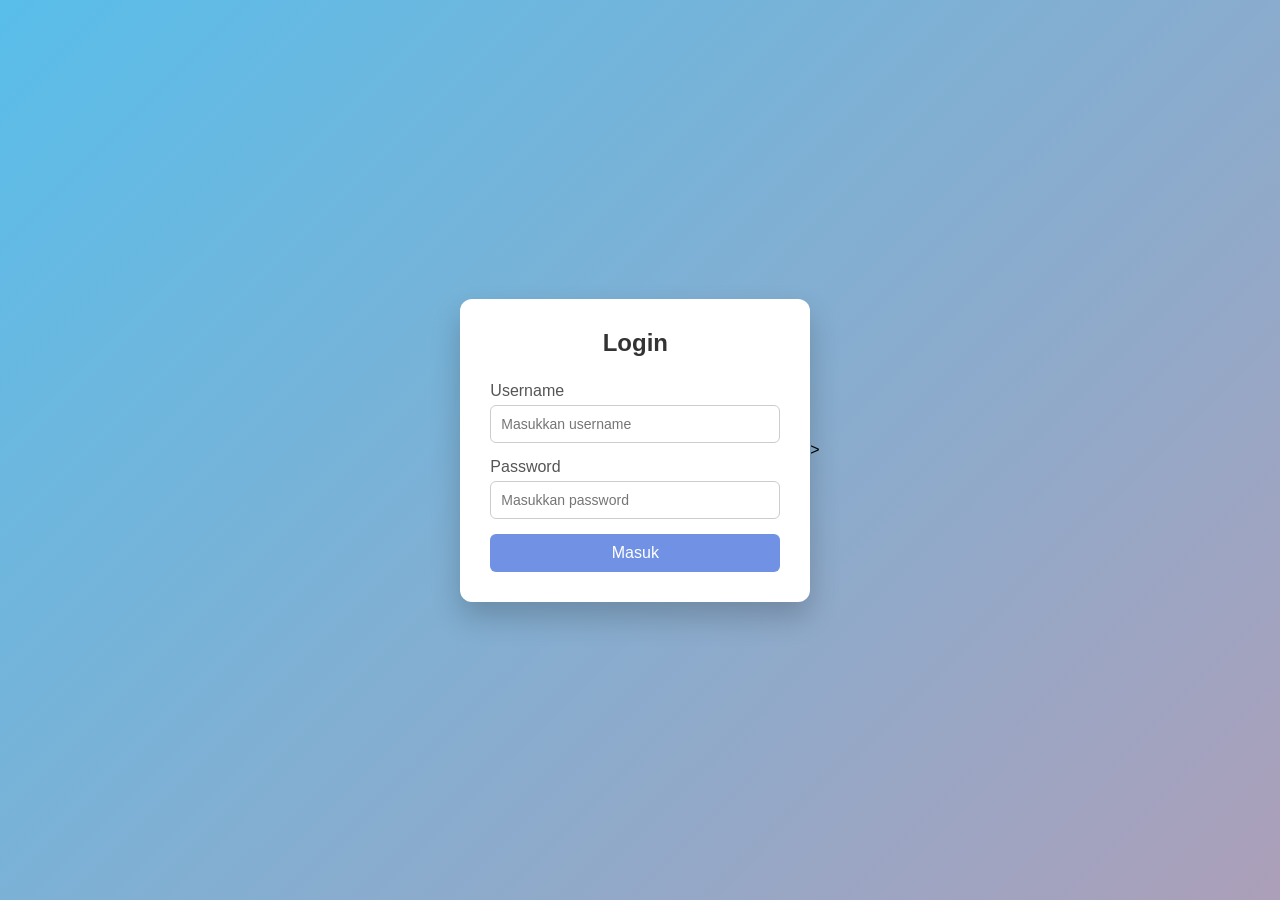
<file: index.html>
<!DOCTYPE html>
<html lang="id">
<head>
    <meta charset="UTF-8">
    <title>Login</title>
    <link rel="stylesheet" href="style.css">
</head>
<body>

    <div class="login-box">
        <h2>Login</h2>

        <form>
            <div class="input-group">
                <label for="username">Username</label>
                <input type="text" id="username" placeholder="Masukkan username" required>
            </div>

            <div class="input-group">
                <label for="password">Password</label>
                <input type="password" id="password" placeholder="Masukkan password" required>
           
            </div>

            <button type="submit">Masuk</button>
        </form>
    </div>
    <script src="script.js"></script>>

</body>
</html>
</file>
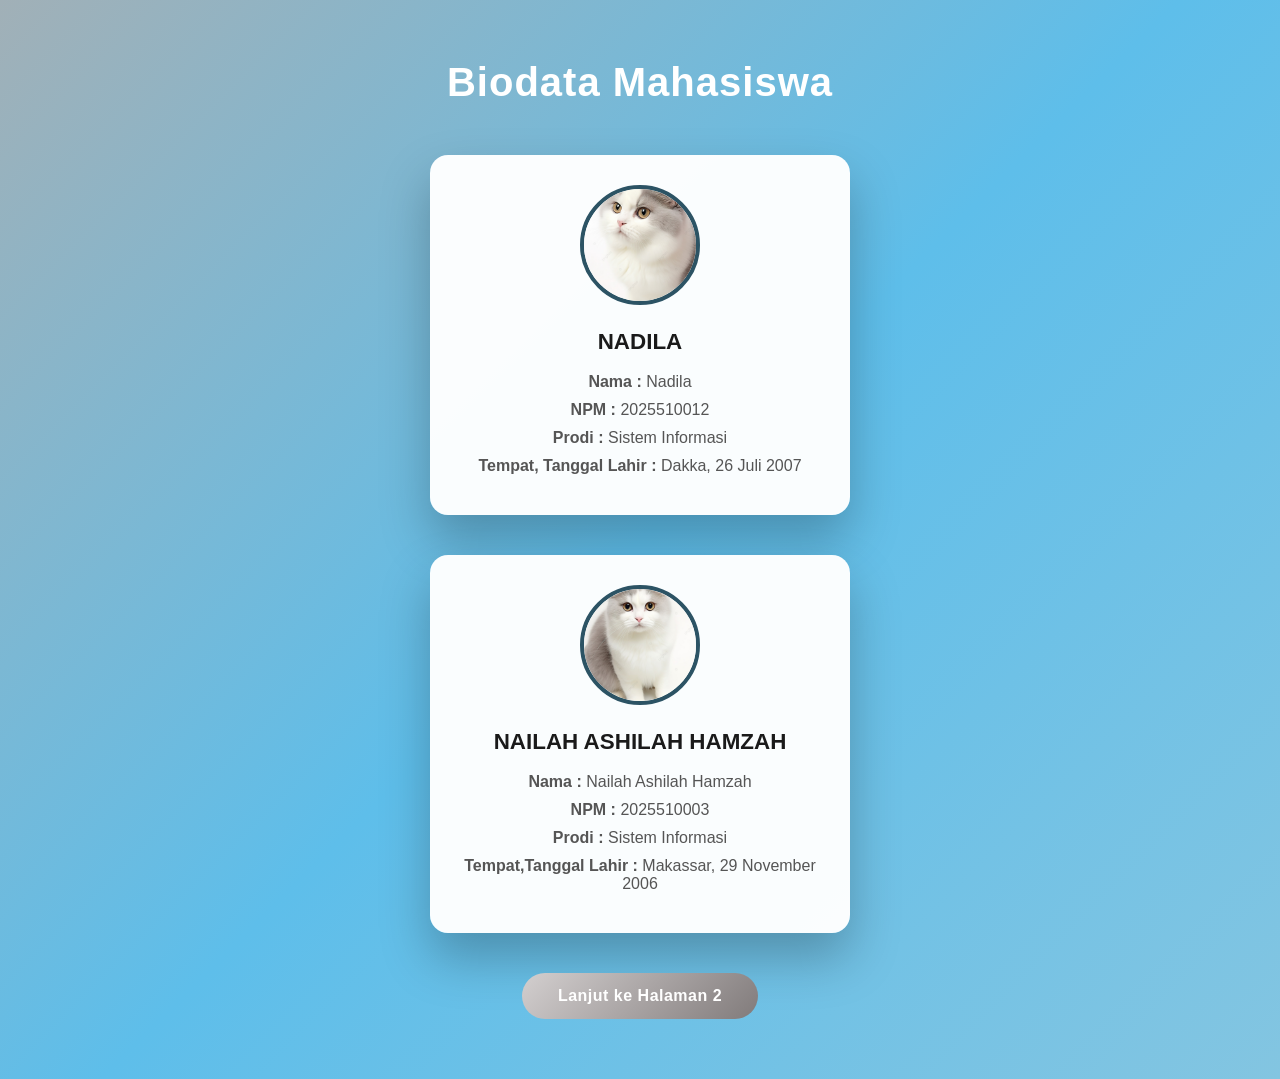
<file: biodata.html>
<!DOCTYPE html>
<html lang="id">
<head>
    <meta charset="UTF-8">
    <title>Profil Diri</title>
    <link rel="stylesheet" href="biodata.css">
</head>
<body>

<h1>Biodata Mahasiswa</h1>

<div class="card">
    <img src="foto 1.jpg" alt="Foto Nadila" class="foto">
    <h2>NADILA</h2>
    <p><strong>Nama :</strong> Nadila</p>
    <p><strong>NPM :</strong> 2025510012</p>
    <p><strong>Prodi :</strong> Sistem Informasi</p>
    <p><strong>Tempat, Tanggal Lahir :</strong> Dakka, 26 Juli 2007</p>
</div>

<div class="card">
    <img src="foto 2.jpg" alt="Foto Nailah" class="foto">
    <h2>NAILAH ASHILAH HAMZAH</h2>
    <p><strong>Nama :</strong> Nailah Ashilah Hamzah</p>
    <p><strong>NPM :</strong> 2025510003</p>
    <p><strong>Prodi :</strong> Sistem Informasi</p>
    <p><strong>Tempat,Tanggal Lahir :</strong> Makassar, 29 November 2006</p>
</div>

<a href="keamanan.html" class="next">Lanjut ke Halaman 2</a>

</body>
</html>
</file>
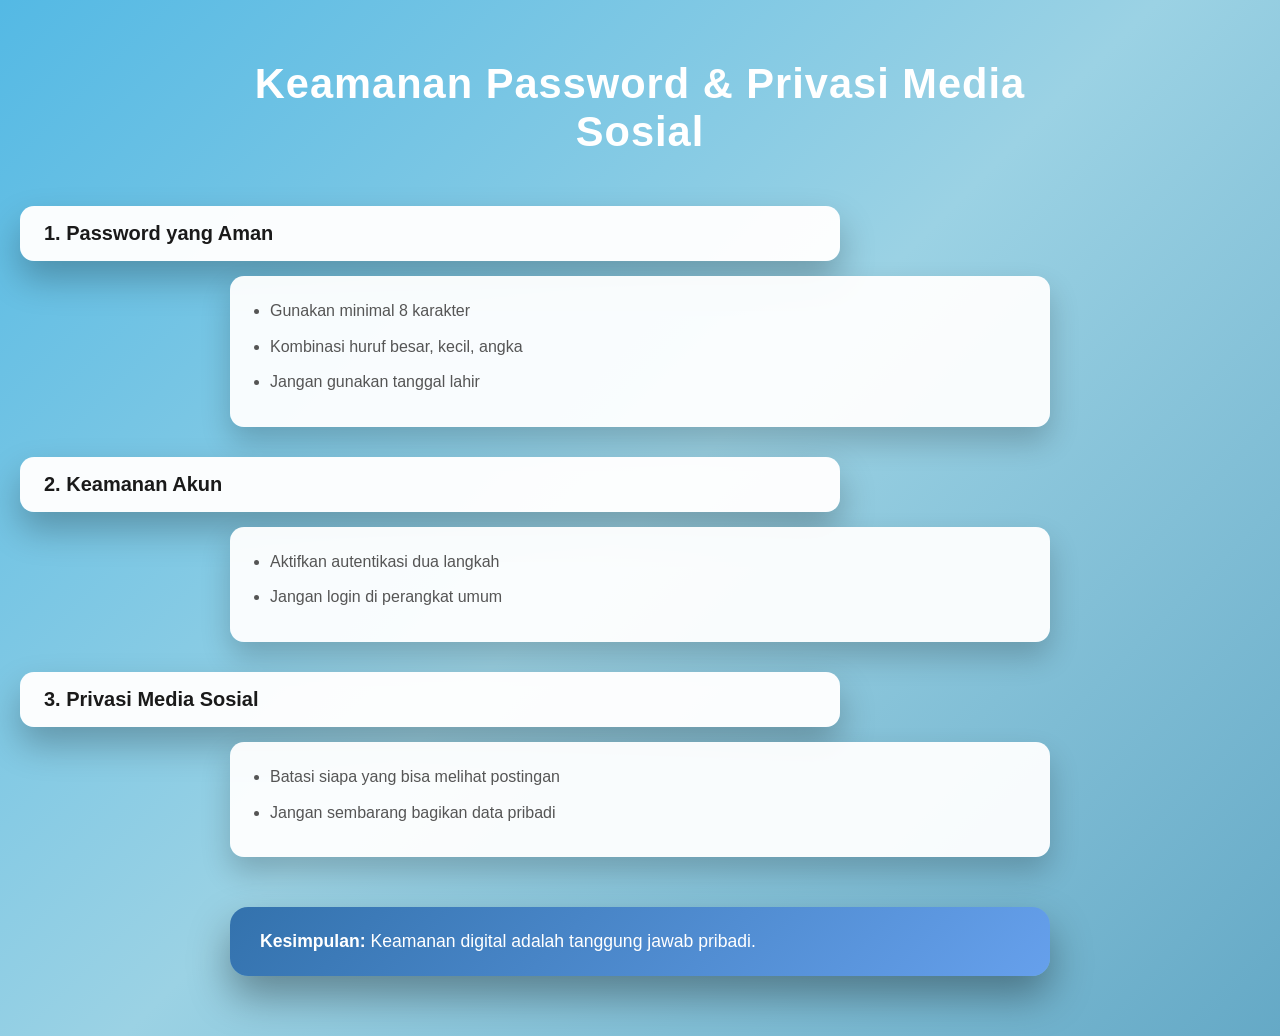
<file: page3.html>
<!DOCTYPE html>
<html lang="id">
<head>
    <meta charset="UTF-8">
    <title>Keamanan & Privasi</title>
    <link rel="stylesheet" href="page3.css">
</head>
<body>

<h1>Keamanan Password & Privasi Media Sosial</h1>

<h3>1. Password yang Aman</h3>
<ul>
    <li>Gunakan minimal 8 karakter</li>
    <li>Kombinasi huruf besar, kecil, angka</li>
    <li>Jangan gunakan tanggal lahir</li>
</ul>

<h3>2. Keamanan Akun</h3>
<ul>
    <li>Aktifkan autentikasi dua langkah</li>
    <li>Jangan login di perangkat umum</li>
</ul>

<h3>3. Privasi Media Sosial</h3>
<ul>
    <li>Batasi siapa yang bisa melihat postingan</li>
    <li>Jangan sembarang bagikan data pribadi</li>
</ul>

<p><strong>Kesimpulan:</strong> Keamanan digital adalah tanggung jawab pribadi.</p>

</body>
</html>
</file>
<file: style.css>
/* Reset dasar */
* {
    margin: 0;
    padding: 0;
    box-sizing: border-box;
    font-family: Arial, Helvetica, sans-serif;
}

/* Background */
body {
    height: 100vh;
    background: linear-gradient(135deg, #59beea, #ac9fb9);
    display: flex;
    justify-content: center;
    align-items: center;
}

/* Box login */
.login-box {
    background-color: #ffffff;
    width: 350px;
    padding: 30px;
    border-radius: 12px;
    box-shadow: 0 15px 30px rgba(0, 0, 0, 0.2);
}

/* Judul */
.login-box h2 {
    text-align: center;
    margin-bottom: 25px;
    color: #333;
}

/* Grup input */
.input-group {
    margin-bottom: 15px;
}

/* Label */
.input-group label {
    display: block;
    margin-bottom: 5px;
    color: #555;
}

/* Input */
.input-group input {
    width: 100%;
    padding: 10px;
    border: 1px solid #ccc;
    border-radius: 6px;
    outline: none;
    font-size: 14px;
}

.input-group input:focus {
    border-color: #5d8aeb;
}

/* Tombol */
button {
    width: 100%;
    padding: 10px;
    background-color: #7192e4;
    border: none;
    color: #ffffff;
    font-size: 16px;
    border-radius: 6px;
    cursor: pointer;
}

button:hover {
    background-color: #5563c1;
}
</file>
<file: biodata.css>
/* RESET */
* {
    margin: 0;
    padding: 0;
    box-sizing: border-box;
}

/* BODY */
body {
    font-family: "Segoe UI", Roboto, Arial, sans-serif;
    background: linear-gradient(135deg, #a1b0b7, #5ebeea, #83c5e1);
    min-height: 100vh;
    padding: 60px 20px;
}

/* JUDUL */
h1 {
    text-align: center;
    color: #ffffff;
    margin-bottom: 50px;
    font-size: 2.5rem;
    letter-spacing: 1px;
}

/* CARD */
.card {
    background: rgba(255, 255, 255, 0.97);
    max-width: 420px;
    margin: 0 auto 40px;
    padding: 30px;
    border-radius: 18px;
    text-align: center;
    box-shadow: 0 25px 50px rgba(0, 0, 0, 0.25);
    transition: transform 0.3s ease, box-shadow 0.3s ease;
}

.card:hover {
    transform: translateY(-10px);
    box-shadow: 0 35px 70px rgba(0, 0, 0, 0.35);
}

/* FOTO */
.foto {
    width: 120px;
    height: 120px;
    object-fit: cover;
    border-radius: 50%;
    margin-bottom: 20px;
    border: 4px solid #2c5364;
}

/* NAMA */
.card h2 {
    margin-bottom: 18px;
    color: #1a1a1a;
    font-size: 1.4rem;
}

/* TEKS */
.card p {
    color: #555;
    font-size: 1rem;
    margin-bottom: 10px;
}

/* LINK LANJUT */
.next {
    display: table;
    margin: 20px auto 0;
    padding: 14px 36px;
    background: linear-gradient(135deg, #d3cfcf, #817b7b);
    color: #ffffff;
    text-decoration: none;
    border-radius: 30px;
    font-weight: 600;
    letter-spacing: 0.5px;
    transition: all 0.3s ease;
}

.next:hover {
    transform: scale(1.05);
    background: linear-gradient(135deg, #434343, #000000);
}

/* RESPONSIVE */
@media (max-width: 480px) {
    h1 {
        font-size: 2rem;
    }

    .card {
        padding: 24px;
    }
}
</file>
<file: page3.css>
/* RESET */
* {
    margin: 0;
    padding: 0;
    box-sizing: border-box;
}

/* BODY */
body {
    font-family: "Segoe UI", Roboto, Arial, sans-serif;
    background: linear-gradient(135deg, #54b9e4, #9bd2e4, #65a9c6);
    min-height: 100vh;
    padding: 60px 20px;
    color: #2c2c2c;
}

/* CONTAINER */
body > * {
    max-width: 820px;
    margin-left: auto;
    margin-right: auto;
}

/* JUDUL UTAMA */
h1 {
    text-align: center;
    color: #ffffff;
    margin-bottom: 50px;
    font-size: 2.6rem;
    letter-spacing: 1px;
}

/* SUB JUDUL */
h3 {
    background: rgba(255, 255, 255, 0.97);
    padding: 16px 24px;
    border-radius: 14px;
    margin: 30px 0 15px;
    font-size: 1.25rem;
    color: #1a1a1a;
    box-shadow: 0 18px 35px rgba(0, 0, 0, 0.25);
}

/* LIST */
ul {
    background: rgba(255, 255, 255, 0.95);
    padding: 22px 40px;
    border-radius: 14px;
    margin-bottom: 25px;
    box-shadow: 0 15px 30px rgba(0, 0, 0, 0.2);
}

/* ITEM */
ul li {
    font-size: 1rem;
    margin-bottom: 10px;
    color: #555;
    line-height: 1.6;
}

/* KESIMPULAN */
p {
    background: linear-gradient(135deg, #3372ad, #66a0ec);
    color: #ffffff;
    padding: 24px 30px;
    border-radius: 18px;
    margin-top: 50px;
    font-size: 1.1rem;
    box-shadow: 0 20px 40px rgba(0, 0, 0, 0.35);
}

/* RESPONSIVE */
@media (max-width: 600px) {
    h1 {
        font-size: 2.1rem;
    }

    h3 {
        font-size: 1.15rem;
    }
}
</file>
